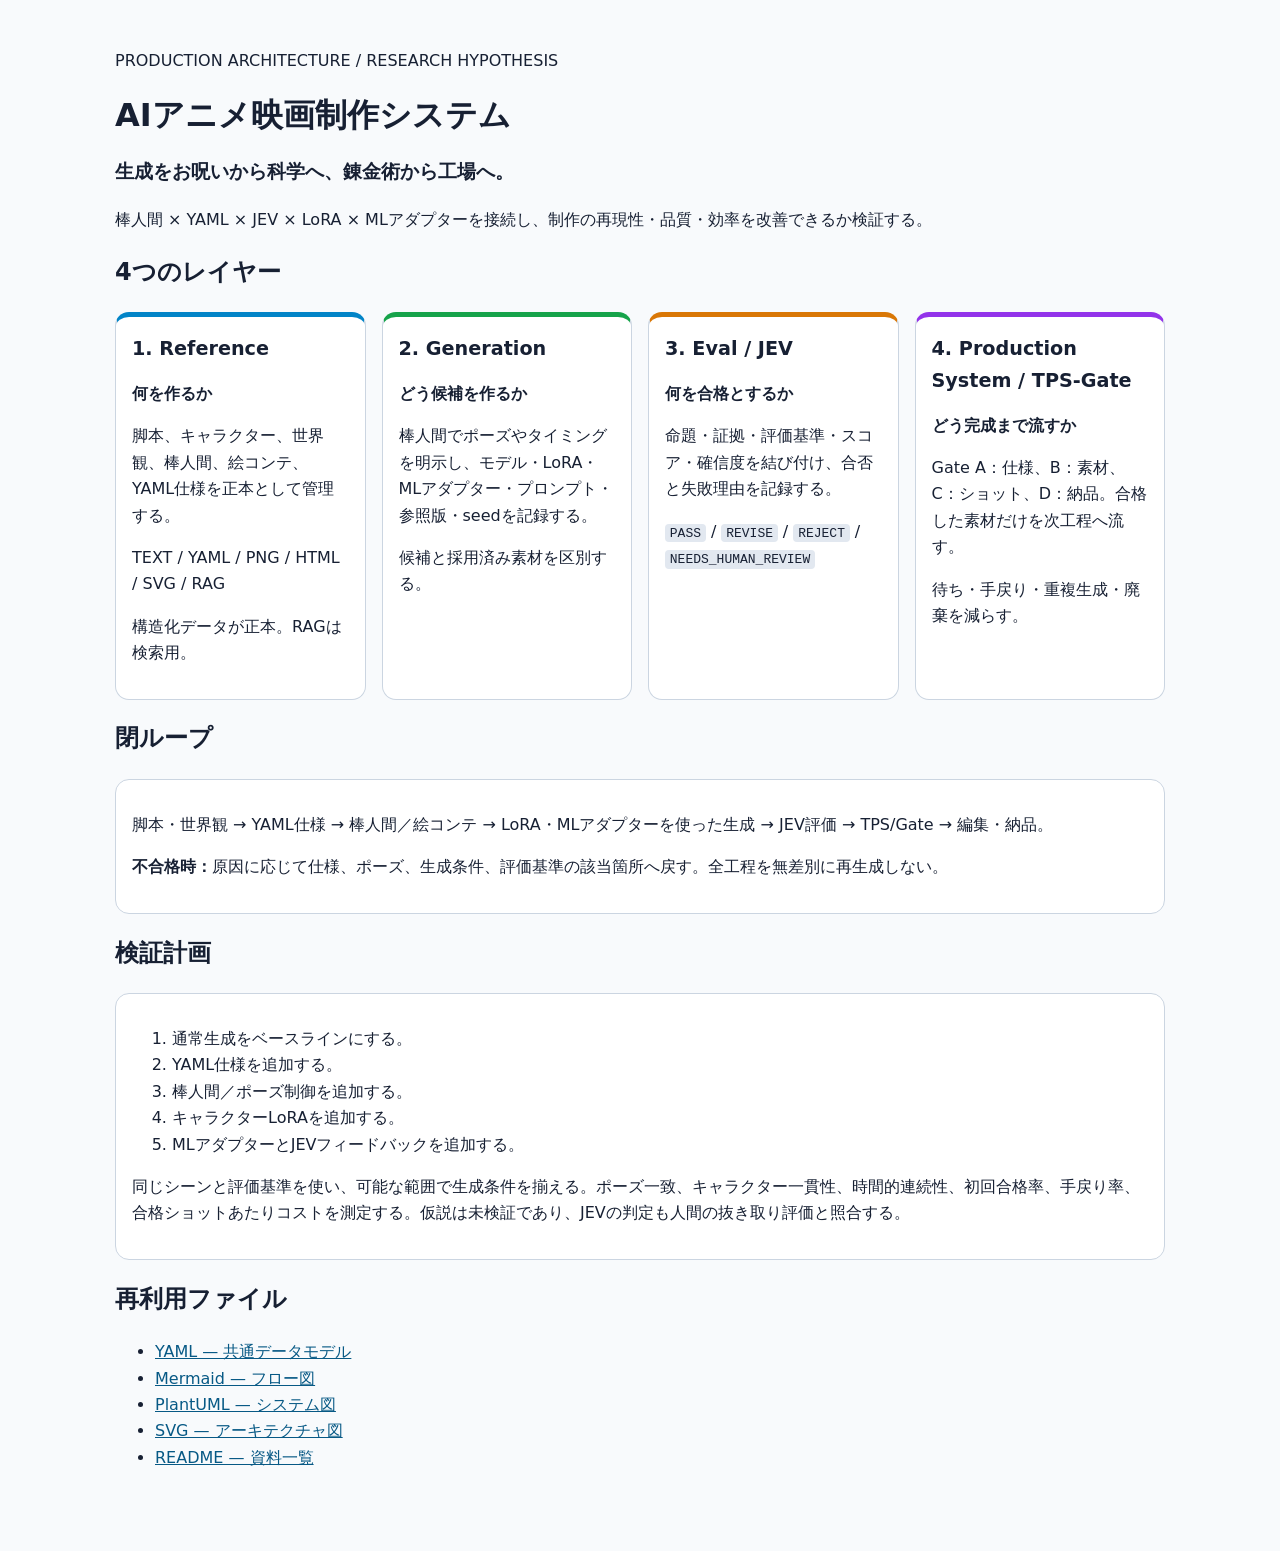
<file: docs/ai-anime-production/production-system.html>
<!doctype html>
<html lang="ja"><head><meta charset="utf-8"><meta name="viewport" content="width=device-width, initial-scale=1"><title>AIアニメ映画制作システム</title>
<style>
:root{font-family:system-ui,sans-serif;color:#172033;background:#f8fafc}body{margin:0;line-height:1.65}main{max-width:1050px;margin:auto;padding:2rem 1.2rem 4rem}h1{line-height:1.2}.thesis{font-size:1.2rem;font-weight:700}.grid{display:grid;grid-template-columns:repeat(auto-fit,minmax(215px,1fr));gap:1rem}article,section.panel{background:white;border:1px solid #cbd5e1;border-radius:14px;padding:1rem}article h2{margin-top:0;font-size:1.2rem}.ref{border-top:5px solid #0284c7}.gen{border-top:5px solid #16a34a}.eval{border-top:5px solid #d97706}.tps{border-top:5px solid #9333ea}a{color:#075985}code{background:#e2e8f0;padding:.1rem .3rem;border-radius:4px}
</style></head><body><main>
<header><p>PRODUCTION ARCHITECTURE / RESEARCH HYPOTHESIS</p><h1>AIアニメ映画制作システム</h1><p class="thesis">生成をお呪いから科学へ、錬金術から工場へ。</p><p>棒人間 × YAML × JEV × LoRA × MLアダプターを接続し、制作の再現性・品質・効率を改善できるか検証する。</p></header>
<h2>4つのレイヤー</h2><div class="grid">
<article class="ref"><h2>1. Reference</h2><p><b>何を作るか</b></p><p>脚本、キャラクター、世界観、棒人間、絵コンテ、YAML仕様を正本として管理する。</p><p>TEXT / YAML / PNG / HTML / SVG / RAG</p><p>構造化データが正本。RAGは検索用。</p></article>
<article class="gen"><h2>2. Generation</h2><p><b>どう候補を作るか</b></p><p>棒人間でポーズやタイミングを明示し、モデル・LoRA・MLアダプター・プロンプト・参照版・seedを記録する。</p><p>候補と採用済み素材を区別する。</p></article>
<article class="eval"><h2>3. Eval / JEV</h2><p><b>何を合格とするか</b></p><p>命題・証拠・評価基準・スコア・確信度を結び付け、合否と失敗理由を記録する。</p><p><code>PASS</code> / <code>REVISE</code> / <code>REJECT</code> / <code>NEEDS_HUMAN_REVIEW</code></p></article>
<article class="tps"><h2>4. Production System / TPS-Gate</h2><p><b>どう完成まで流すか</b></p><p>Gate A：仕様、B：素材、C：ショット、D：納品。合格した素材だけを次工程へ流す。</p><p>待ち・手戻り・重複生成・廃棄を減らす。</p></article></div>
<h2>閉ループ</h2><section class="panel"><p>脚本・世界観 → YAML仕様 → 棒人間／絵コンテ → LoRA・MLアダプターを使った生成 → JEV評価 → TPS/Gate → 編集・納品。</p><p><b>不合格時：</b>原因に応じて仕様、ポーズ、生成条件、評価基準の該当箇所へ戻す。全工程を無差別に再生成しない。</p></section>
<h2>検証計画</h2><section class="panel"><ol><li>通常生成をベースラインにする。</li><li>YAML仕様を追加する。</li><li>棒人間／ポーズ制御を追加する。</li><li>キャラクターLoRAを追加する。</li><li>MLアダプターとJEVフィードバックを追加する。</li></ol><p>同じシーンと評価基準を使い、可能な範囲で生成条件を揃える。ポーズ一致、キャラクター一貫性、時間的連続性、初回合格率、手戻り率、合格ショットあたりコストを測定する。仮説は未検証であり、JEVの判定も人間の抜き取り評価と照合する。</p></section>
<h2>再利用ファイル</h2><ul><li><a href="./production-system.yaml">YAML — 共通データモデル</a></li><li><a href="./production-system.mmd">Mermaid — フロー図</a></li><li><a href="./production-system.puml">PlantUML — システム図</a></li><li><a href="./production-system.svg">SVG — アーキテクチャ図</a></li><li><a href="./README.md">README — 資料一覧</a></li></ul>
</main></body></html>
</file>
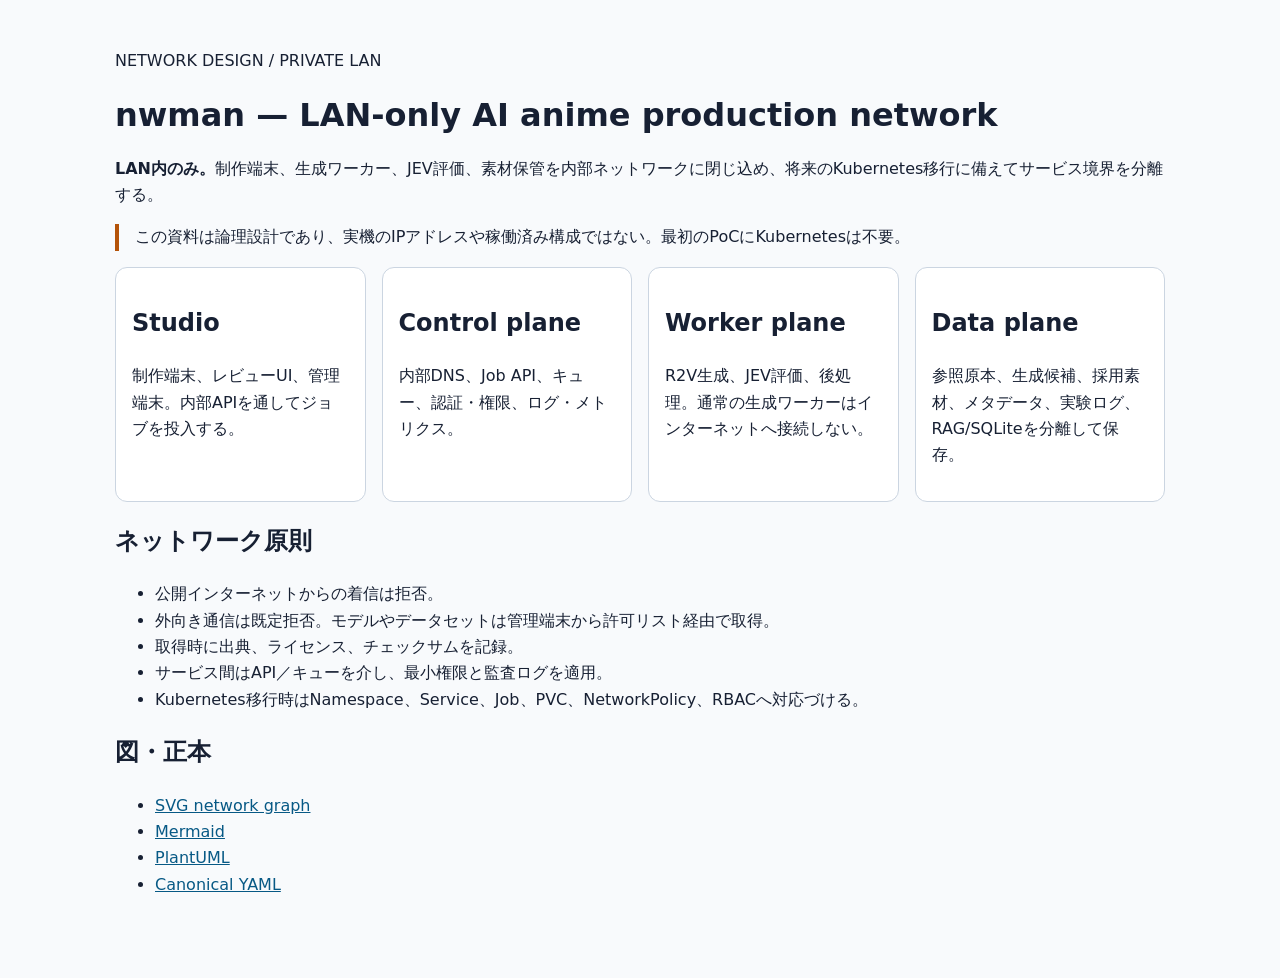
<file: docs/ai-anime-production/nwman/network.html>
<!doctype html>
<html lang="ja"><head><meta charset="utf-8"><meta name="viewport" content="width=device-width, initial-scale=1"><title>nwman — LAN-only production network</title><style>
body{font:16px/1.65 system-ui,sans-serif;margin:0;background:#f8fafc;color:#172033}main{max-width:1050px;margin:auto;padding:2rem 1rem 4rem}h1{line-height:1.2}.grid{display:grid;grid-template-columns:repeat(auto-fit,minmax(210px,1fr));gap:1rem}section{background:white;border:1px solid #cbd5e1;border-radius:12px;padding:1rem}code{background:#e2e8f0;padding:.1rem .3rem}a{color:#075985}.notice{border-left:4px solid #b45309;padding-left:1rem}</style></head><body><main>
<p>NETWORK DESIGN / PRIVATE LAN</p><h1>nwman — LAN-only AI anime production network</h1><p><strong>LAN内のみ。</strong>制作端末、生成ワーカー、JEV評価、素材保管を内部ネットワークに閉じ込め、将来のKubernetes移行に備えてサービス境界を分離する。</p>
<p class="notice">この資料は論理設計であり、実機のIPアドレスや稼働済み構成ではない。最初のPoCにKubernetesは不要。</p>
<div class="grid"><section><h2>Studio</h2><p>制作端末、レビューUI、管理端末。内部APIを通してジョブを投入する。</p></section><section><h2>Control plane</h2><p>内部DNS、Job API、キュー、認証・権限、ログ・メトリクス。</p></section><section><h2>Worker plane</h2><p>R2V生成、JEV評価、後処理。通常の生成ワーカーはインターネットへ接続しない。</p></section><section><h2>Data plane</h2><p>参照原本、生成候補、採用素材、メタデータ、実験ログ、RAG/SQLiteを分離して保存。</p></section></div>
<h2>ネットワーク原則</h2><ul><li>公開インターネットからの着信は拒否。</li><li>外向き通信は既定拒否。モデルやデータセットは管理端末から許可リスト経由で取得。</li><li>取得時に出典、ライセンス、チェックサムを記録。</li><li>サービス間はAPI／キューを介し、最小権限と監査ログを適用。</li><li>Kubernetes移行時はNamespace、Service、Job、PVC、NetworkPolicy、RBACへ対応づける。</li></ul>
<h2>図・正本</h2><ul><li><a href="./network.svg">SVG network graph</a></li><li><a href="./network.mmd">Mermaid</a></li><li><a href="./network.puml">PlantUML</a></li><li><a href="./network.yaml">Canonical YAML</a></li></ul>
</main></body></html>
</file>
